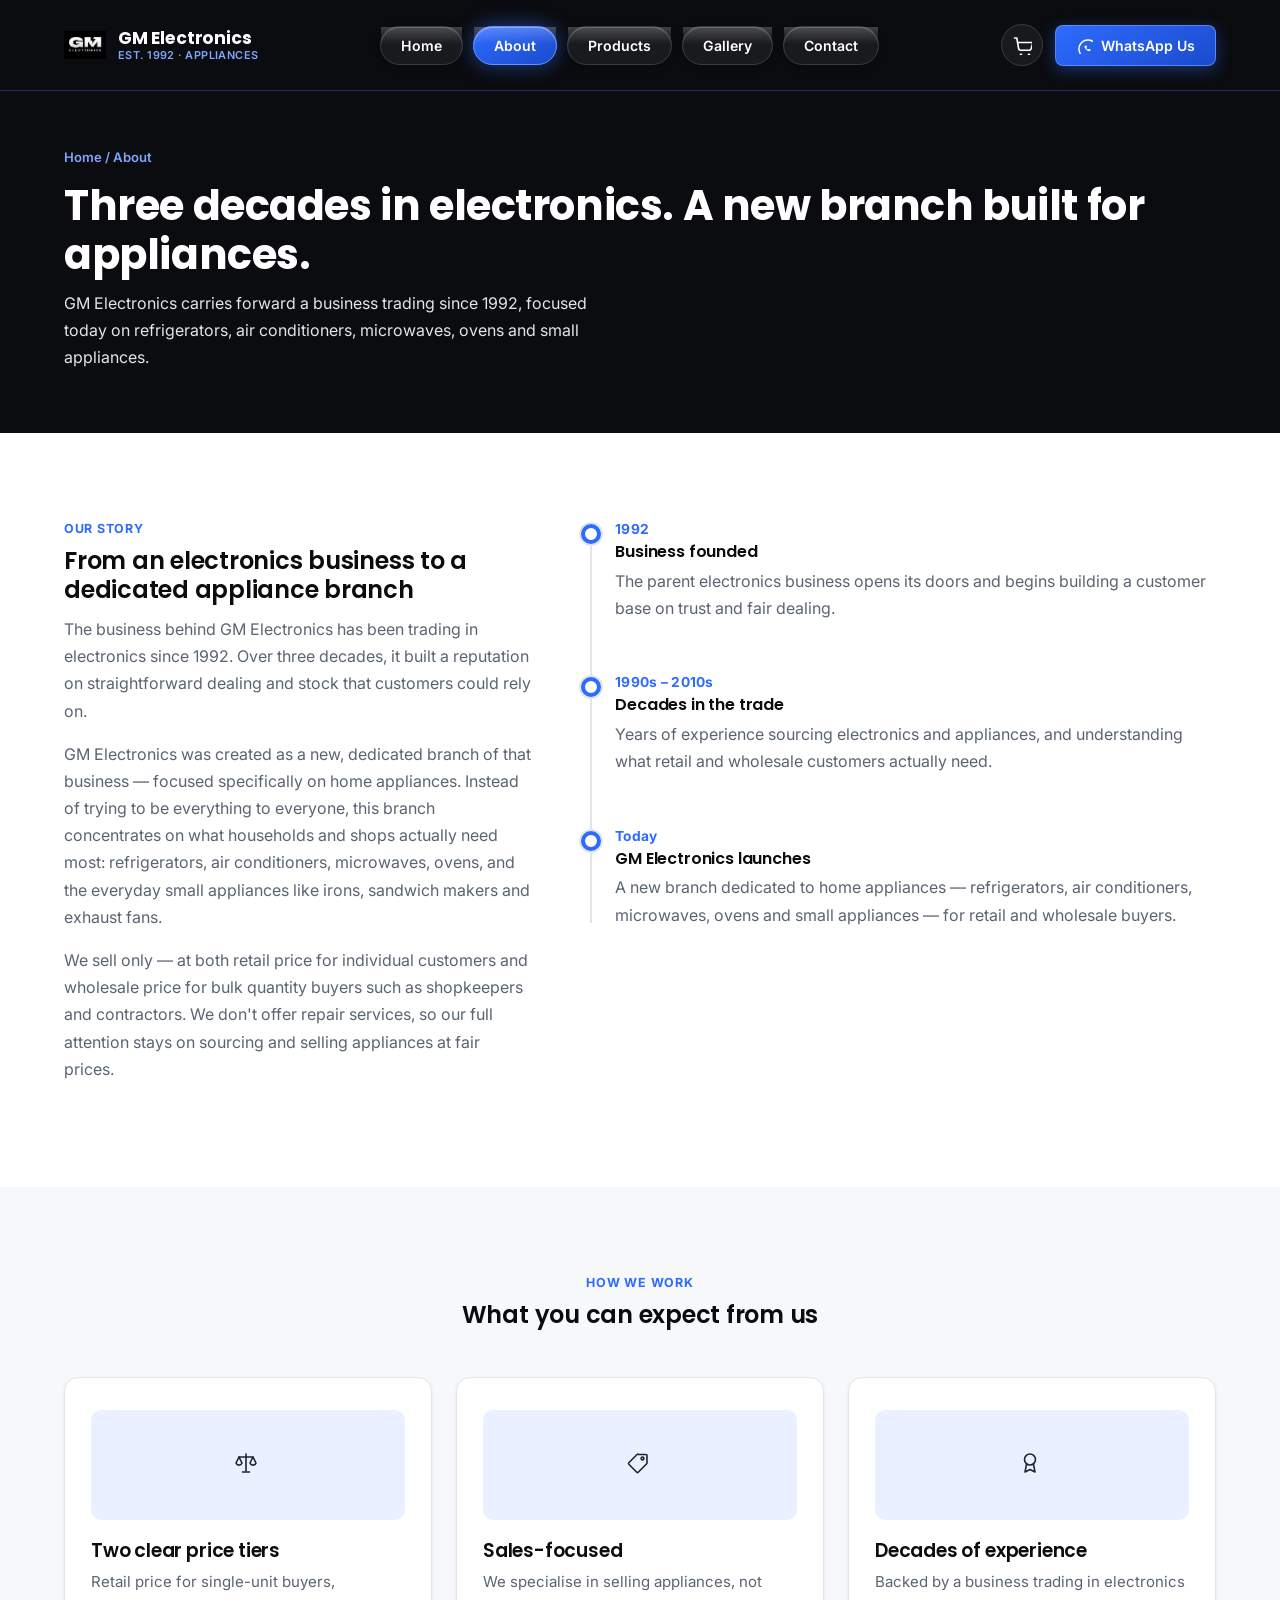
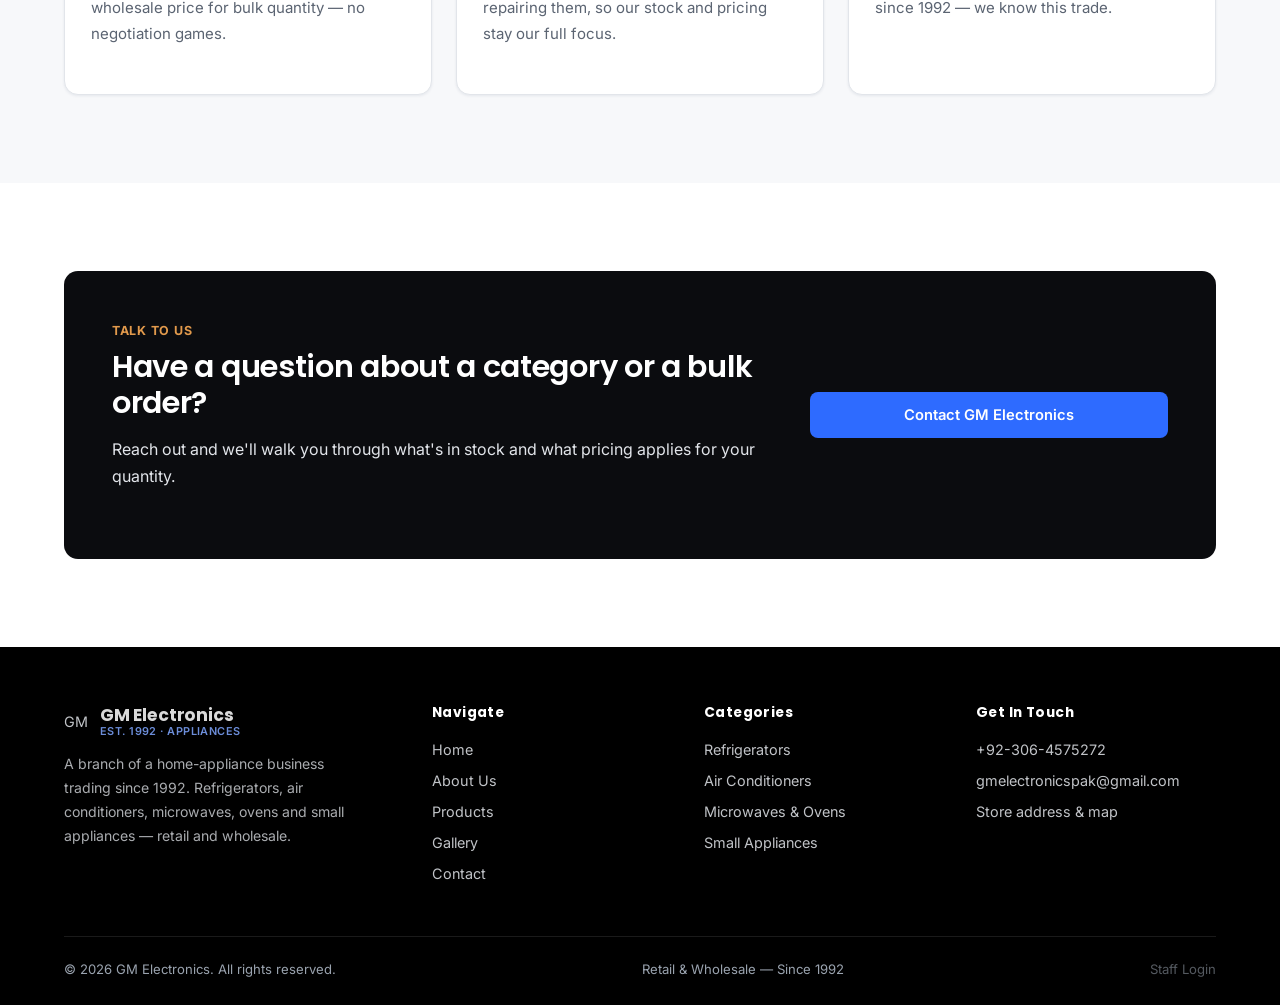
<file: about.html>
<!DOCTYPE html>
<html lang="en">
<head>
<meta charset="UTF-8">
<meta name="viewport" content="width=device-width, initial-scale=1.0">

<title>About GM Electronics | Trusted Home Appliance Store Since 1992</title>

<meta name="description" content="Learn about GM Electronics, a trusted home appliance store serving Lahore since 1992. We provide quality products from Haier, Dawlance, TCL, Gree, Orient, Super Asia and many other leading brands.">

<meta name="keywords" content="About GM Electronics, Electronics Store Lahore, Home Appliances, Haier Dealer, Dawlance, Gree, TCL, Orient, Super Asia">

<meta name="author" content="GM Electronics">

<meta name="robots" content="index, follow">

<link rel="canonical" href="https://gmelectronics.com.pk/about.html">

<link rel="icon" type="image/png" href="images/logo.png">
<link rel="shortcut icon" type="image/png" href="images/logo.png">

<!-- Open Graph -->
<meta property="og:type" content="website">
<meta property="og:title" content="About GM Electronics">
<meta property="og:description" content="Serving Lahore with quality home appliances since 1992.">
<meta property="og:url" content="https://gmelectronics.com.pk/about.html">
<meta property="og:image" content="https://gmelectronics.com.pk/images/logo.png">

<!-- Twitter -->
<meta name="twitter:card" content="summary_large_image">
<meta name="twitter:title" content="About GM Electronics">
<meta name="twitter:description" content="Serving Lahore with quality home appliances since 1992.">
<meta name="twitter:image" content="https://gmelectronics.com.pk/images/logo.png">

<link rel="preconnect" href="https://fonts.googleapis.com">
<link rel="preconnect" href="https://fonts.gstatic.com" crossorigin>

<link href="https://fonts.googleapis.com/css2?family=Inter:wght@400;500;600;700&family=Poppins:wght@600;700&display=swap" rel="stylesheet">

<link rel="stylesheet" href="css/style.css">
</head>
<body>
<svg style="display:none" aria-hidden="true">
  <defs>
    <g id="icon-fridge" stroke="currentColor" fill="none" stroke-width="1.6" stroke-linecap="round" stroke-linejoin="round">
      <rect x="5" y="2" width="14" height="20" rx="1.5"/>
      <line x1="5" y1="9" x2="19" y2="9"/>
      <line x1="8" y1="4.5" x2="8" y2="7"/>
      <line x1="8" y1="11.5" x2="8" y2="15"/>
    </g>
    <g id="icon-ac" stroke="currentColor" fill="none" stroke-width="1.6" stroke-linecap="round" stroke-linejoin="round">
      <rect x="2" y="6" width="20" height="8" rx="1.5"/>
      <line x1="5" y1="9" x2="15" y2="9"/>
      <line x1="5" y1="11.5" x2="15" y2="11.5"/>
      <path d="M18 9c1 0 1.6.6 1.6 1.4S19 11.8 18 11.8"/>
      <path d="M7 14l-1.5 6"/>
      <path d="M13 14l1 6"/>
    </g>
    <g id="icon-microwave" stroke="currentColor" fill="none" stroke-width="1.6" stroke-linecap="round" stroke-linejoin="round">
      <rect x="2" y="5" width="20" height="14" rx="1.5"/>
      <rect x="4.5" y="7.5" width="11" height="9" rx="1"/>
      <circle cx="19" cy="10" r="1"/>
      <line x1="17.3" y1="13.5" x2="20.7" y2="13.5"/>
      <line x1="17.3" y1="15.5" x2="20.7" y2="15.5"/>
    </g>
    <g id="icon-oven" stroke="currentColor" fill="none" stroke-width="1.6" stroke-linecap="round" stroke-linejoin="round">
      <rect x="3" y="3" width="18" height="18" rx="1.5"/>
      <line x1="3" y1="8" x2="21" y2="8"/>
      <rect x="6" y="11" width="12" height="7" rx="1"/>
      <circle cx="6.5" cy="5.5" r=".8" fill="currentColor" stroke="none"/>
      <circle cx="9.3" cy="5.5" r=".8" fill="currentColor" stroke="none"/>
    </g>
    <g id="icon-iron" stroke="currentColor" fill="none" stroke-width="1.6" stroke-linecap="round" stroke-linejoin="round">
      <path d="M4 18c0-4.5 2.7-9 8.5-9H17a3 3 0 0 1 3 3v1.5c0 2.5-2 4.5-4.5 4.5H6a2 2 0 0 1-2-2z"/>
      <line x1="8" y1="6.5" x2="8" y2="9.4"/>
      <line x1="4.5" y1="18" x2="19.5" y2="18"/>
    </g>
    <g id="icon-sandwich" stroke="currentColor" fill="none" stroke-width="1.6" stroke-linecap="round" stroke-linejoin="round">
      <rect x="3" y="10" width="18" height="7" rx="1.5"/>
      <path d="M5 10c0-2.5 1.5-4.5 3-4.5h8c1.5 0 3 2 3 4.5"/>
      <line x1="3" y1="17" x2="21" y2="17"/>
      <line x1="7" y1="19.5" x2="17" y2="19.5"/>
    </g>
    <g id="icon-fan" stroke="currentColor" fill="none" stroke-width="1.6" stroke-linecap="round" stroke-linejoin="round">
      <circle cx="12" cy="12" r="1.6"/>
      <path d="M12 10.4c-1-2-.6-5 1.8-6C16 3.5 18 5 17.6 7.3c-.3 1.7-2.6 2.6-4 2.9"/>
      <path d="M13.6 12c2 1 4 3.5 3 6-0.8 2.1-3.2 2.6-4.7.6-1-1.4-.6-3.9.1-5.2"/>
      <path d="M10.4 12c-2-1-4.6-.8-5.7 1.4-1 2 .1 4.3 2.5 4.3 1.8 0 3.2-2 3.6-3.4"/>
      <rect x="10.7" y="19.5" width="2.6" height="2.5" rx=".5"/>
    </g>
    <g id="icon-blender" stroke="currentColor" fill="none" stroke-width="1.6" stroke-linecap="round" stroke-linejoin="round">
      <path d="M8 3h8l-1.3 9.5H9.3z"/>
      <path d="M7 12.5h10l-.9 6.7a2 2 0 0 1-2 1.8H9.9a2 2 0 0 1-2-1.8z"/>
      <line x1="6" y1="7" x2="9" y2="7"/>
    </g>
    <g id="icon-kettle" stroke="currentColor" fill="none" stroke-width="1.6" stroke-linecap="round" stroke-linejoin="round">
      <path d="M5 11c0-3.5 3-6 7-6s7 2.5 7 6-3 7-7 7-7-3.5-7-7z"/>
      <path d="M17 9.5l3-1.3"/>
      <line x1="10.5" y1="18" x2="10.5" y2="20.5"/>
      <line x1="13.5" y1="18" x2="13.5" y2="20.5"/>
      <circle cx="12" cy="5" r=".9" fill="currentColor" stroke="none"/>
    </g>
    <g id="icon-check" stroke="currentColor" fill="none" stroke-width="1.8" stroke-linecap="round" stroke-linejoin="round">
      <polyline points="4,12.5 9,17.5 20,6"/>
    </g>
    <g id="icon-phone" stroke="currentColor" fill="none" stroke-width="1.6" stroke-linecap="round" stroke-linejoin="round">
      <path d="M6 3h3l1.5 4.5-2 1.7a13 13 0 0 0 6.3 6.3l1.7-2L21 15v3a2 2 0 0 1-2.2 2C10.5 19.5 4.5 13.5 4 5.2A2 2 0 0 1 6 3z"/>
    </g>
    <g id="icon-whatsapp" stroke="currentColor" fill="none" stroke-width="1.5" stroke-linecap="round" stroke-linejoin="round">
      <path d="M12 3a9 9 0 0 0-7.8 13.5L3 21l4.7-1.2A9 9 0 1 0 12 3z"/>
      <path d="M8.5 8.5c-.3 1 .1 2.3 1.4 3.8s2.6 2.1 3.7 1.8c.6-.2 1.1-.9 1.2-1.4l-1.8-1-0.7.9c-.7-.2-1.6-1-2-1.7l.8-.8-1-1.8c-.5.1-1.2.6-1.6 1.2z" fill="currentColor" stroke="none"/>
    </g>
    <g id="icon-mail" stroke="currentColor" fill="none" stroke-width="1.6" stroke-linecap="round" stroke-linejoin="round">
      <rect x="3" y="5.5" width="18" height="13" rx="1.5"/>
      <path d="M4 7l8 6 8-6"/>
    </g>
    <g id="icon-pin" stroke="currentColor" fill="none" stroke-width="1.6" stroke-linecap="round" stroke-linejoin="round">
      <path d="M12 21s-7-6.5-7-11.5A7 7 0 0 1 19 9.5C19 14.5 12 21 12 21z"/>
      <circle cx="12" cy="9.3" r="2.3"/>
    </g>
    <g id="icon-clock" stroke="currentColor" fill="none" stroke-width="1.6" stroke-linecap="round" stroke-linejoin="round">
      <circle cx="12" cy="12" r="9"/>
      <polyline points="12,7 12,12 16,14.5"/>
    </g>
    <g id="icon-truck" stroke="currentColor" fill="none" stroke-width="1.6" stroke-linecap="round" stroke-linejoin="round">
      <rect x="1.5" y="7" width="12" height="9" rx="1"/>
      <path d="M13.5 10h4l3 3v3h-7z"/>
      <circle cx="6" cy="18" r="1.7"/>
      <circle cx="17" cy="18" r="1.7"/>
    </g>
    <g id="icon-tag" stroke="currentColor" fill="none" stroke-width="1.6" stroke-linecap="round" stroke-linejoin="round">
      <path d="M12.5 3.5H20a1 1 0 0 1 1 1v7.5a1 1 0 0 1-.3.7l-8.5 8.5a1 1 0 0 1-1.4 0l-8-8a1 1 0 0 1 0-1.4l8.5-8.5a1 1 0 0 1 .7-.3z"/>
      <circle cx="16.5" cy="7.5" r="1.4"/>
    </g>
    <g id="icon-shield" stroke="currentColor" fill="none" stroke-width="1.6" stroke-linecap="round" stroke-linejoin="round">
      <path d="M12 3l7 3v6c0 4.5-3 7.7-7 9-4-1.3-7-4.5-7-9V6z"/>
      <polyline points="9,12 11,14 15,9.5"/>
    </g>
    <g id="icon-menu" stroke="currentColor" fill="none" stroke-width="1.8" stroke-linecap="round">
      <line x1="3.5" y1="6.5" x2="20.5" y2="6.5"/>
      <line x1="3.5" y1="12" x2="20.5" y2="12"/>
      <line x1="3.5" y1="17.5" x2="20.5" y2="17.5"/>
    </g>
    <g id="icon-close" stroke="currentColor" fill="none" stroke-width="1.8" stroke-linecap="round">
      <line x1="5" y1="5" x2="19" y2="19"/>
      <line x1="19" y1="5" x2="5" y2="19"/>
    </g>
    <g id="icon-arrow" stroke="currentColor" fill="none" stroke-width="1.8" stroke-linecap="round" stroke-linejoin="round">
      <line x1="4" y1="12" x2="19" y2="12"/>
      <polyline points="13,6 19,12 13,18"/>
    </g>
    <g id="icon-scale" stroke="currentColor" fill="none" stroke-width="1.6" stroke-linecap="round" stroke-linejoin="round">
      <line x1="12" y1="3" x2="12" y2="20"/>
      <line x1="5" y1="6" x2="19" y2="6"/>
      <path d="M5 6l-3 6a3.2 3.2 0 0 0 6 0z"/>
      <path d="M19 6l-3 6a3.2 3.2 0 0 0 6 0z"/>
      <line x1="8.5" y1="21" x2="15.5" y2="21"/>
    </g>
    <g id="icon-award" stroke="currentColor" fill="none" stroke-width="1.6" stroke-linecap="round" stroke-linejoin="round">
      <circle cx="12" cy="8.5" r="5.5"/>
      <path d="M8.5 13.2L7 21l5-2.5 5 2.5-1.5-7.8"/>
    </g>
    <g id="icon-users" stroke="currentColor" fill="none" stroke-width="1.6" stroke-linecap="round" stroke-linejoin="round">
      <circle cx="9" cy="8" r="3"/>
      <path d="M3.5 19c0-3.3 2.5-5.5 5.5-5.5s5.5 2.2 5.5 5.5"/>
      <circle cx="17" cy="8.5" r="2.3"/>
      <path d="M15.5 13.3c2.5.3 4.2 2.3 4.2 5.2"/>
    </g>
    <g id="icon-cart" stroke="currentColor" fill="none" stroke-width="1.6" stroke-linecap="round" stroke-linejoin="round">
      <circle cx="9" cy="20" r="1.4" fill="currentColor" stroke="none"/>
      <circle cx="17" cy="20" r="1.4" fill="currentColor" stroke="none"/>
      <path d="M2.5 3h2.3l1.8 10.5a2 2 0 0 0 2 1.7h8.6a2 2 0 0 0 2-1.6L21 7.5H6.2"/>
    </g>
    <g id="icon-plus" stroke="currentColor" fill="none" stroke-width="1.8" stroke-linecap="round" stroke-linejoin="round">
      <line x1="12" y1="5" x2="12" y2="19"/><line x1="5" y1="12" x2="19" y2="12"/>
    </g>
    <g id="icon-edit" stroke="currentColor" fill="none" stroke-width="1.6" stroke-linecap="round" stroke-linejoin="round">
      <path d="M4 20l.9-4L16.5 4.4a1.8 1.8 0 0 1 2.6 0l.5.5a1.8 1.8 0 0 1 0 2.6L8 19l-4 1z"/>
      <line x1="14.5" y1="6.5" x2="17.5" y2="9.5"/>
    </g>
    <g id="icon-trash" stroke="currentColor" fill="none" stroke-width="1.6" stroke-linecap="round" stroke-linejoin="round">
      <path d="M4 7h16"/><path d="M9 7V5a1 1 0 0 1 1-1h4a1 1 0 0 1 1 1v2"/>
      <path d="M6 7l1 13a1.5 1.5 0 0 0 1.5 1.4h7a1.5 1.5 0 0 0 1.5-1.4L18 7"/>
      <line x1="10" y1="11" x2="10" y2="17"/><line x1="14" y1="11" x2="14" y2="17"/>
    </g>
    <g id="icon-lock" stroke="currentColor" fill="none" stroke-width="1.6" stroke-linecap="round" stroke-linejoin="round">
      <rect x="5" y="10.5" width="14" height="9.5" rx="1.5"/>
      <path d="M7.5 10.5V7.5a4.5 4.5 0 0 1 9 0v3"/>
    </g>
    <g id="icon-upload" stroke="currentColor" fill="none" stroke-width="1.6" stroke-linecap="round" stroke-linejoin="round">
      <path d="M12 15V3"/><polyline points="7,8 12,3 17,8"/>
      <path d="M4 15v3a2 2 0 0 0 2 2h12a2 2 0 0 0 2-2v-3"/>
    </g>
    <g id="icon-logout" stroke="currentColor" fill="none" stroke-width="1.6" stroke-linecap="round" stroke-linejoin="round">
      <path d="M9 21H5a2 2 0 0 1-2-2V5a2 2 0 0 1 2-2h4"/>
      <polyline points="15,17 20,12 15,7"/><line x1="20" y1="12" x2="9" y2="12"/>
    </g>
    <g id="icon-image" stroke="currentColor" fill="none" stroke-width="1.6" stroke-linecap="round" stroke-linejoin="round">
      <rect x="3" y="4.5" width="18" height="15" rx="1.5"/><circle cx="8.5" cy="10" r="1.6"/>
      <path d="M3 16l5-5 4 4 3-3 6 6"/>
    </g>
  </defs>
</svg>

<header class="site-header">
  <div class="container">
    <a href="index.html" class="brand">
      <img src="images/logo.png" alt="GM Electronics" class="brand-logo">
      <span class="brand-text">
        <strong>GM Electronics</strong>
        <span>Est. 1992 · Appliances</span>
      </span>
    </a>
      <button class="nav-toggle" aria-label="Toggle menu" aria-expanded="false">
        <svg><use href="#icon-menu"></use></svg>
      </button>

      <nav class="main-nav" aria-label="Primary">
        <ul>
          <li><a href="index.html" >Home</a></li>
          <li><a href="about.html" aria-current="page">About</a></li>
          <li><a href="products.html" >Products</a></li>
          <li><a href="gallery.html" >Gallery</a></li>
          <li><a href="contact.html" >Contact</a></li>
        </ul>
      </nav>

      <div class="header-actions">
        <a href="checkout.html" class="cart-link" aria-label="View cart">
          <svg><use href="#icon-cart"></use></svg>
          <span class="cart-count" id="cart-count">0</span>
        </a>
        <a class="btn btn-primary" href="https://wa.me/923064575272" target="_blank" rel="noopener">
          <svg><use href="#icon-whatsapp"></use></svg>
          <span class="btn-label">WhatsApp Us</span>
        </a>
      </div>
    </div>
  </header>

  <section class="page-hero">
    <div class="container">
      <div class="breadcrumb">Home / About</div>
      <h1>Three decades in electronics. A new branch built for appliances.</h1>
      <p>GM Electronics carries forward a business trading since 1992, focused today on refrigerators, air conditioners, microwaves, ovens and small appliances.</p>
    </div>
  </section>

  <section class="section">
    <div class="container">
      <div class="contact-grid">
        <div>
          <div class="eyebrow">Our Story</div>
          <h2>From an electronics business to a dedicated appliance branch</h2>
          <p>The business behind GM Electronics has been trading in electronics since 1992. Over three decades, it built a reputation on straightforward dealing and stock that customers could rely on.</p>
          <p>GM Electronics was created as a new, dedicated branch of that business — focused specifically on home appliances. Instead of trying to be everything to everyone, this branch concentrates on what households and shops actually need most: refrigerators, air conditioners, microwaves, ovens, and the everyday small appliances like irons, sandwich makers and exhaust fans.</p>
          <p>We sell only — at both retail price for individual customers and wholesale price for bulk quantity buyers such as shopkeepers and contractors. We don't offer repair services, so our full attention stays on sourcing and selling appliances at fair prices.</p>
        </div>
        <div>
          <div class="timeline">
            <div class="timeline-item">
              <div class="yr">1992</div>
              <h4>Business founded</h4>
              <p>The parent electronics business opens its doors and begins building a customer base on trust and fair dealing.</p>
            </div>
            <div class="timeline-item">
              <div class="yr">1990s – 2010s</div>
              <h4>Decades in the trade</h4>
              <p>Years of experience sourcing electronics and appliances, and understanding what retail and wholesale customers actually need.</p>
            </div>
            <div class="timeline-item">
              <div class="yr">Today</div>
              <h4>GM Electronics launches</h4>
              <p>A new branch dedicated to home appliances — refrigerators, air conditioners, microwaves, ovens and small appliances — for retail and wholesale buyers.</p>
            </div>
          </div>
        </div>
      </div>
    </div>
  </section>

  <section class="section section-steel">
    <div class="container">
      <div class="section-head center">
        <div class="eyebrow" style="justify-content:center;">How We Work</div>
        <h2>What you can expect from us</h2>
      </div>
      <div class="grid grid-3">
        <div class="cat-card">
          <div class="cat-icon"><svg><use href="#icon-scale"></use></svg></div>
          <h3>Two clear price tiers</h3>
          <p>Retail price for single-unit buyers, wholesale price for bulk quantity — no negotiation games.</p>
        </div>
        <div class="cat-card">
          <div class="cat-icon"><svg><use href="#icon-tag"></use></svg></div>
          <h3>Sales-focused</h3>
          <p>We specialise in selling appliances, not repairing them, so our stock and pricing stay our full focus.</p>
        </div>
        <div class="cat-card">
          <div class="cat-icon"><svg><use href="#icon-award"></use></svg></div>
          <h3>Decades of experience</h3>
          <p>Backed by a business trading in electronics since 1992 — we know this trade.</p>
        </div>
      </div>
    </div>
  </section>

  <section class="section">
    <div class="container">
      <div class="wholesale-banner">
        <div>
          <div class="eyebrow" style="color:#E29A4C;">Talk To Us</div>
          <h2>Have a question about a category or a bulk order?</h2>
          <p>Reach out and we'll walk you through what's in stock and what pricing applies for your quantity.</p>
        </div>
        <div>
          <a href="contact.html" class="btn btn-primary btn-block">Contact GM Electronics</a>
        </div>
      </div>
    </div>
  </section>

  <footer class="site-footer">
    <div class="container">
      <div class="footer-grid">
        <div class="footer-about">
          <a href="index.html" class="brand" style="margin-bottom:14px;">
            <span class="brand-mark">GM</span>
            <span class="brand-text">
              <strong style="color:#fff;">GM Electronics</strong>
              <span>Est. 1992 · Appliances</span>
            </span>
          </a>
          <p>A branch of a home-appliance business trading since 1992. Refrigerators, air conditioners, microwaves, ovens and small appliances — retail and wholesale.</p>
        </div>
        <div>
          <h4>Navigate</h4>
          <ul>
            <li><a href="index.html">Home</a></li>
            <li><a href="about.html">About Us</a></li>
            <li><a href="products.html">Products</a></li>
            <li><a href="gallery.html">Gallery</a></li>
            <li><a href="contact.html">Contact</a></li>
          </ul>
        </div>
        <div>
          <h4>Categories</h4>
          <ul>
            <li><a href="products.html#refrigerators">Refrigerators</a></li>
            <li><a href="products.html#air-conditioners">Air Conditioners</a></li>
            <li><a href="products.html#microwaves-ovens">Microwaves &amp; Ovens</a></li>
            <li><a href="products.html#small-appliances">Small Appliances</a></li>
          </ul>
        </div>
        <div>
          <h4>Get In Touch</h4>
          <ul>
            <li><a href="tel:+923064575272">+92-306-4575272</a></li>
            <li><a href="mailto:gmelectronicspak@gmail.com">gmelectronicspak@gmail.com</a></li>
            <li><a href="contact.html">Store address &amp; map</a></li>
          </ul>
        </div>
      </div>
      <div class="footer-bottom">
        <span>&copy; <span id="year">2026</span> GM Electronics. All rights reserved.</span>
        <span>Retail &amp; Wholesale — Since 1992</span>
        <span><a href="admin.html" class="staff-link">Staff Login</a></span>
      </div>
    </div>
  </footer>

  <script src="js/cart.js"></script>
  <script src="js/script.js"></script>

</body>
</html>
</file>
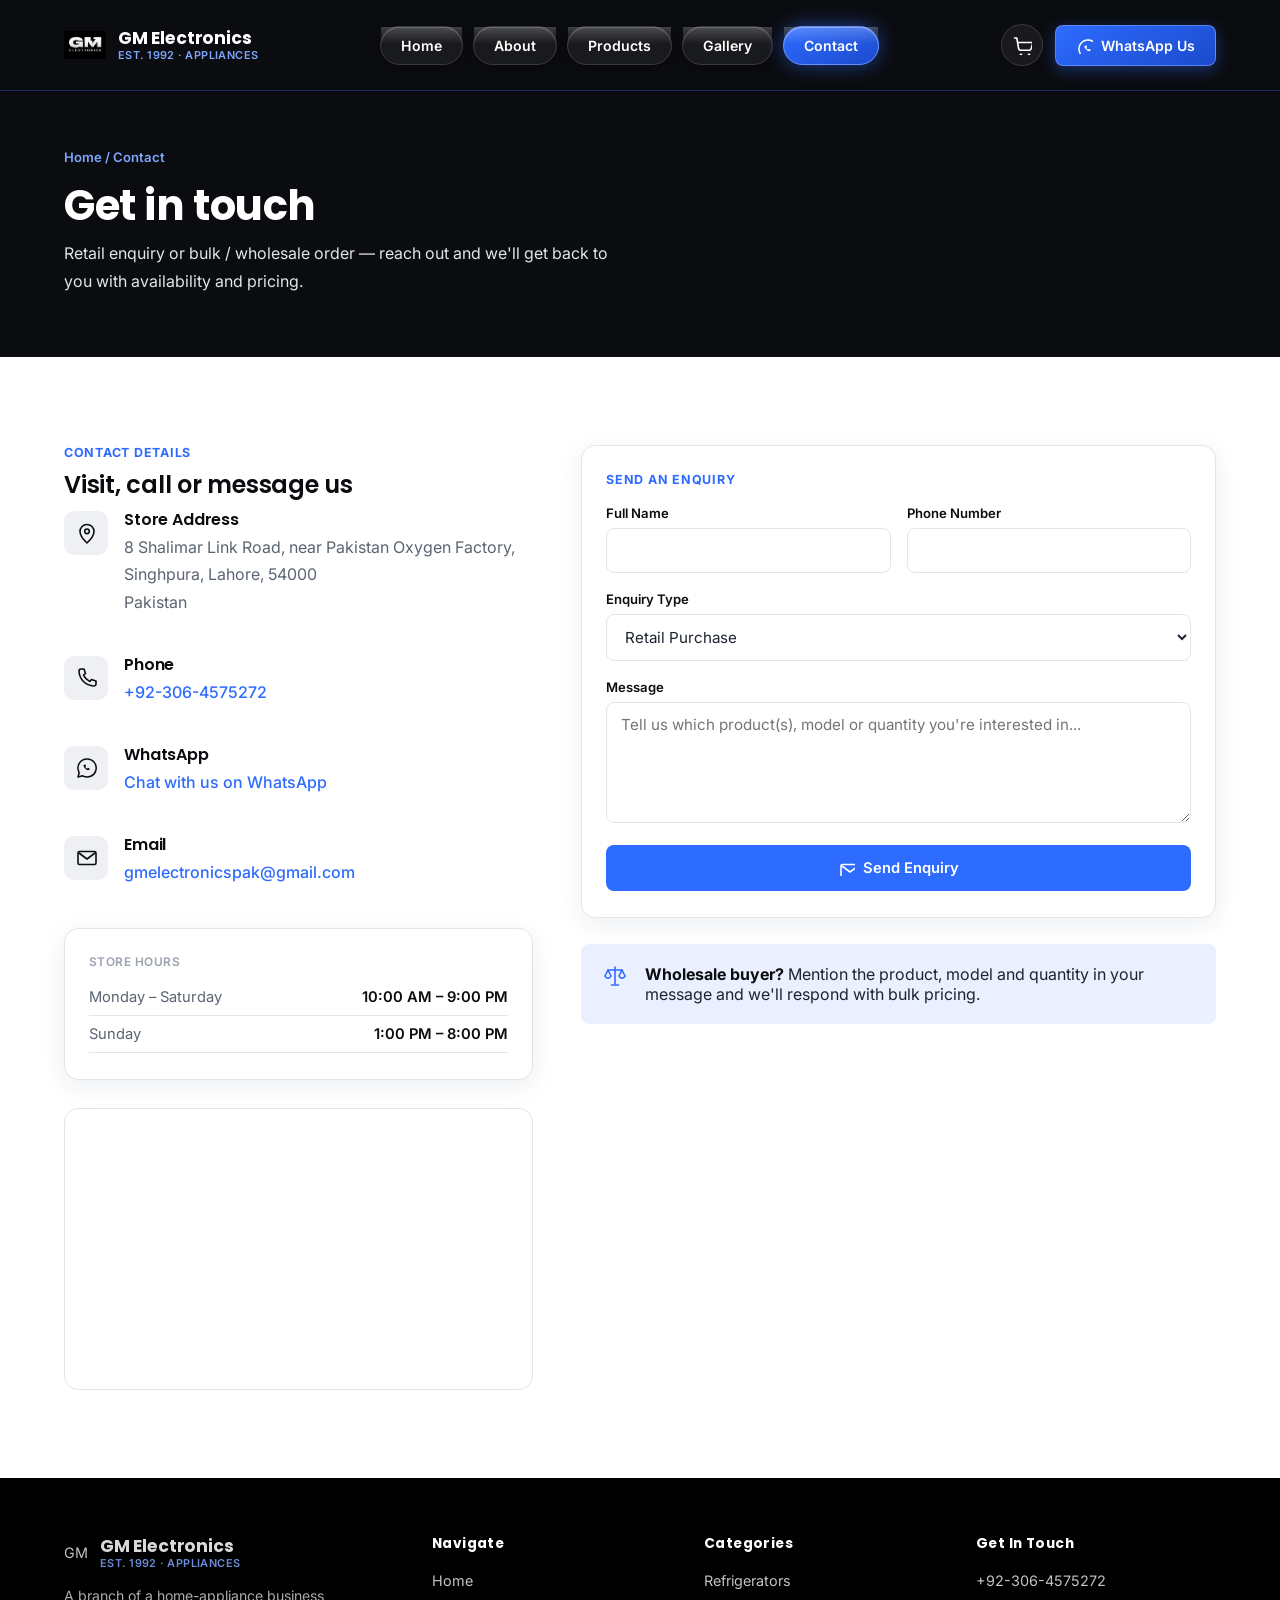
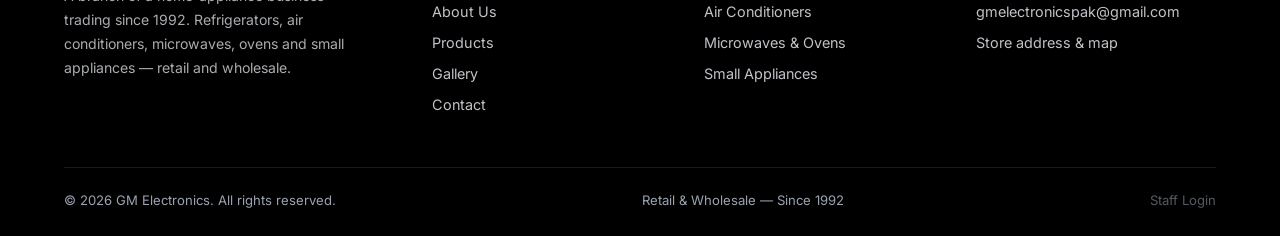
<file: contact.html>
<!DOCTYPE html>
<html lang="en">
<head>
<meta charset="UTF-8">
<meta name="viewport" content="width=device-width, initial-scale=1.0">

<title>Contact GM Electronics | Home Appliance Store in Lahore</title>

<meta name="description" content="Contact GM Electronics in Lahore for home appliances, wholesale orders, product enquiries and after-sales support. Call us, WhatsApp us or visit our showroom.">

<meta name="keywords" content="Contact GM Electronics, Electronics Store Lahore, Home Appliances Lahore, GM Electronics Contact, Appliance Shop Lahore">

<meta name="author" content="GM Electronics">

<meta name="robots" content="index, follow">

<link rel="canonical" href="https://gmelectronics.com.pk/contact.html">

<link rel="icon" type="image/png" href="images/logo.png">
<link rel="shortcut icon" type="image/png" href="images/logo.png">

<!-- Open Graph -->
<meta property="og:type" content="website">
<meta property="og:title" content="Contact GM Electronics">
<meta property="og:description" content="Visit our showroom, call us or send us a WhatsApp message for product enquiries and wholesale orders.">
<meta property="og:url" content="https://gmelectronics.com.pk/contact.html">
<meta property="og:image" content="https://gmelectronics.com.pk/images/logo.png">

<!-- Twitter -->
<meta name="twitter:card" content="summary_large_image">
<meta name="twitter:title" content="Contact GM Electronics">
<meta name="twitter:description" content="Contact GM Electronics for home appliances and wholesale enquiries.">
<meta name="twitter:image" content="https://gmelectronics.com.pk/images/logo.png">

<link rel="preconnect" href="https://fonts.googleapis.com">
<link rel="preconnect" href="https://fonts.gstatic.com" crossorigin>

<link href="https://fonts.googleapis.com/css2?family=Inter:wght@400;500;600;700&family=Poppins:wght@600;700&display=swap" rel="stylesheet">

<link rel="stylesheet" href="css/style.css">
</head>
<body>
<svg style="display:none" aria-hidden="true">
  <defs>
    <g id="icon-fridge" stroke="currentColor" fill="none" stroke-width="1.6" stroke-linecap="round" stroke-linejoin="round">
      <rect x="5" y="2" width="14" height="20" rx="1.5"/>
      <line x1="5" y1="9" x2="19" y2="9"/>
      <line x1="8" y1="4.5" x2="8" y2="7"/>
      <line x1="8" y1="11.5" x2="8" y2="15"/>
    </g>
    <g id="icon-ac" stroke="currentColor" fill="none" stroke-width="1.6" stroke-linecap="round" stroke-linejoin="round">
      <rect x="2" y="6" width="20" height="8" rx="1.5"/>
      <line x1="5" y1="9" x2="15" y2="9"/>
      <line x1="5" y1="11.5" x2="15" y2="11.5"/>
      <path d="M18 9c1 0 1.6.6 1.6 1.4S19 11.8 18 11.8"/>
      <path d="M7 14l-1.5 6"/>
      <path d="M13 14l1 6"/>
    </g>
    <g id="icon-microwave" stroke="currentColor" fill="none" stroke-width="1.6" stroke-linecap="round" stroke-linejoin="round">
      <rect x="2" y="5" width="20" height="14" rx="1.5"/>
      <rect x="4.5" y="7.5" width="11" height="9" rx="1"/>
      <circle cx="19" cy="10" r="1"/>
      <line x1="17.3" y1="13.5" x2="20.7" y2="13.5"/>
      <line x1="17.3" y1="15.5" x2="20.7" y2="15.5"/>
    </g>
    <g id="icon-oven" stroke="currentColor" fill="none" stroke-width="1.6" stroke-linecap="round" stroke-linejoin="round">
      <rect x="3" y="3" width="18" height="18" rx="1.5"/>
      <line x1="3" y1="8" x2="21" y2="8"/>
      <rect x="6" y="11" width="12" height="7" rx="1"/>
      <circle cx="6.5" cy="5.5" r=".8" fill="currentColor" stroke="none"/>
      <circle cx="9.3" cy="5.5" r=".8" fill="currentColor" stroke="none"/>
    </g>
    <g id="icon-iron" stroke="currentColor" fill="none" stroke-width="1.6" stroke-linecap="round" stroke-linejoin="round">
      <path d="M4 18c0-4.5 2.7-9 8.5-9H17a3 3 0 0 1 3 3v1.5c0 2.5-2 4.5-4.5 4.5H6a2 2 0 0 1-2-2z"/>
      <line x1="8" y1="6.5" x2="8" y2="9.4"/>
      <line x1="4.5" y1="18" x2="19.5" y2="18"/>
    </g>
    <g id="icon-sandwich" stroke="currentColor" fill="none" stroke-width="1.6" stroke-linecap="round" stroke-linejoin="round">
      <rect x="3" y="10" width="18" height="7" rx="1.5"/>
      <path d="M5 10c0-2.5 1.5-4.5 3-4.5h8c1.5 0 3 2 3 4.5"/>
      <line x1="3" y1="17" x2="21" y2="17"/>
      <line x1="7" y1="19.5" x2="17" y2="19.5"/>
    </g>
    <g id="icon-fan" stroke="currentColor" fill="none" stroke-width="1.6" stroke-linecap="round" stroke-linejoin="round">
      <circle cx="12" cy="12" r="1.6"/>
      <path d="M12 10.4c-1-2-.6-5 1.8-6C16 3.5 18 5 17.6 7.3c-.3 1.7-2.6 2.6-4 2.9"/>
      <path d="M13.6 12c2 1 4 3.5 3 6-0.8 2.1-3.2 2.6-4.7.6-1-1.4-.6-3.9.1-5.2"/>
      <path d="M10.4 12c-2-1-4.6-.8-5.7 1.4-1 2 .1 4.3 2.5 4.3 1.8 0 3.2-2 3.6-3.4"/>
      <rect x="10.7" y="19.5" width="2.6" height="2.5" rx=".5"/>
    </g>
    <g id="icon-blender" stroke="currentColor" fill="none" stroke-width="1.6" stroke-linecap="round" stroke-linejoin="round">
      <path d="M8 3h8l-1.3 9.5H9.3z"/>
      <path d="M7 12.5h10l-.9 6.7a2 2 0 0 1-2 1.8H9.9a2 2 0 0 1-2-1.8z"/>
      <line x1="6" y1="7" x2="9" y2="7"/>
    </g>
    <g id="icon-kettle" stroke="currentColor" fill="none" stroke-width="1.6" stroke-linecap="round" stroke-linejoin="round">
      <path d="M5 11c0-3.5 3-6 7-6s7 2.5 7 6-3 7-7 7-7-3.5-7-7z"/>
      <path d="M17 9.5l3-1.3"/>
      <line x1="10.5" y1="18" x2="10.5" y2="20.5"/>
      <line x1="13.5" y1="18" x2="13.5" y2="20.5"/>
      <circle cx="12" cy="5" r=".9" fill="currentColor" stroke="none"/>
    </g>
    <g id="icon-check" stroke="currentColor" fill="none" stroke-width="1.8" stroke-linecap="round" stroke-linejoin="round">
      <polyline points="4,12.5 9,17.5 20,6"/>
    </g>
    <g id="icon-phone" stroke="currentColor" fill="none" stroke-width="1.6" stroke-linecap="round" stroke-linejoin="round">
      <path d="M6 3h3l1.5 4.5-2 1.7a13 13 0 0 0 6.3 6.3l1.7-2L21 15v3a2 2 0 0 1-2.2 2C10.5 19.5 4.5 13.5 4 5.2A2 2 0 0 1 6 3z"/>
    </g>
    <g id="icon-whatsapp" stroke="currentColor" fill="none" stroke-width="1.5" stroke-linecap="round" stroke-linejoin="round">
      <path d="M12 3a9 9 0 0 0-7.8 13.5L3 21l4.7-1.2A9 9 0 1 0 12 3z"/>
      <path d="M8.5 8.5c-.3 1 .1 2.3 1.4 3.8s2.6 2.1 3.7 1.8c.6-.2 1.1-.9 1.2-1.4l-1.8-1-0.7.9c-.7-.2-1.6-1-2-1.7l.8-.8-1-1.8c-.5.1-1.2.6-1.6 1.2z" fill="currentColor" stroke="none"/>
    </g>
    <g id="icon-mail" stroke="currentColor" fill="none" stroke-width="1.6" stroke-linecap="round" stroke-linejoin="round">
      <rect x="3" y="5.5" width="18" height="13" rx="1.5"/>
      <path d="M4 7l8 6 8-6"/>
    </g>
    <g id="icon-pin" stroke="currentColor" fill="none" stroke-width="1.6" stroke-linecap="round" stroke-linejoin="round">
      <path d="M12 21s-7-6.5-7-11.5A7 7 0 0 1 19 9.5C19 14.5 12 21 12 21z"/>
      <circle cx="12" cy="9.3" r="2.3"/>
    </g>
    <g id="icon-clock" stroke="currentColor" fill="none" stroke-width="1.6" stroke-linecap="round" stroke-linejoin="round">
      <circle cx="12" cy="12" r="9"/>
      <polyline points="12,7 12,12 16,14.5"/>
    </g>
    <g id="icon-truck" stroke="currentColor" fill="none" stroke-width="1.6" stroke-linecap="round" stroke-linejoin="round">
      <rect x="1.5" y="7" width="12" height="9" rx="1"/>
      <path d="M13.5 10h4l3 3v3h-7z"/>
      <circle cx="6" cy="18" r="1.7"/>
      <circle cx="17" cy="18" r="1.7"/>
    </g>
    <g id="icon-tag" stroke="currentColor" fill="none" stroke-width="1.6" stroke-linecap="round" stroke-linejoin="round">
      <path d="M12.5 3.5H20a1 1 0 0 1 1 1v7.5a1 1 0 0 1-.3.7l-8.5 8.5a1 1 0 0 1-1.4 0l-8-8a1 1 0 0 1 0-1.4l8.5-8.5a1 1 0 0 1 .7-.3z"/>
      <circle cx="16.5" cy="7.5" r="1.4"/>
    </g>
    <g id="icon-shield" stroke="currentColor" fill="none" stroke-width="1.6" stroke-linecap="round" stroke-linejoin="round">
      <path d="M12 3l7 3v6c0 4.5-3 7.7-7 9-4-1.3-7-4.5-7-9V6z"/>
      <polyline points="9,12 11,14 15,9.5"/>
    </g>
    <g id="icon-menu" stroke="currentColor" fill="none" stroke-width="1.8" stroke-linecap="round">
      <line x1="3.5" y1="6.5" x2="20.5" y2="6.5"/>
      <line x1="3.5" y1="12" x2="20.5" y2="12"/>
      <line x1="3.5" y1="17.5" x2="20.5" y2="17.5"/>
    </g>
    <g id="icon-close" stroke="currentColor" fill="none" stroke-width="1.8" stroke-linecap="round">
      <line x1="5" y1="5" x2="19" y2="19"/>
      <line x1="19" y1="5" x2="5" y2="19"/>
    </g>
    <g id="icon-arrow" stroke="currentColor" fill="none" stroke-width="1.8" stroke-linecap="round" stroke-linejoin="round">
      <line x1="4" y1="12" x2="19" y2="12"/>
      <polyline points="13,6 19,12 13,18"/>
    </g>
    <g id="icon-scale" stroke="currentColor" fill="none" stroke-width="1.6" stroke-linecap="round" stroke-linejoin="round">
      <line x1="12" y1="3" x2="12" y2="20"/>
      <line x1="5" y1="6" x2="19" y2="6"/>
      <path d="M5 6l-3 6a3.2 3.2 0 0 0 6 0z"/>
      <path d="M19 6l-3 6a3.2 3.2 0 0 0 6 0z"/>
      <line x1="8.5" y1="21" x2="15.5" y2="21"/>
    </g>
    <g id="icon-award" stroke="currentColor" fill="none" stroke-width="1.6" stroke-linecap="round" stroke-linejoin="round">
      <circle cx="12" cy="8.5" r="5.5"/>
      <path d="M8.5 13.2L7 21l5-2.5 5 2.5-1.5-7.8"/>
    </g>
    <g id="icon-users" stroke="currentColor" fill="none" stroke-width="1.6" stroke-linecap="round" stroke-linejoin="round">
      <circle cx="9" cy="8" r="3"/>
      <path d="M3.5 19c0-3.3 2.5-5.5 5.5-5.5s5.5 2.2 5.5 5.5"/>
      <circle cx="17" cy="8.5" r="2.3"/>
      <path d="M15.5 13.3c2.5.3 4.2 2.3 4.2 5.2"/>
    </g>
    <g id="icon-cart" stroke="currentColor" fill="none" stroke-width="1.6" stroke-linecap="round" stroke-linejoin="round">
      <circle cx="9" cy="20" r="1.4" fill="currentColor" stroke="none"/>
      <circle cx="17" cy="20" r="1.4" fill="currentColor" stroke="none"/>
      <path d="M2.5 3h2.3l1.8 10.5a2 2 0 0 0 2 1.7h8.6a2 2 0 0 0 2-1.6L21 7.5H6.2"/>
    </g>
    <g id="icon-plus" stroke="currentColor" fill="none" stroke-width="1.8" stroke-linecap="round" stroke-linejoin="round">
      <line x1="12" y1="5" x2="12" y2="19"/><line x1="5" y1="12" x2="19" y2="12"/>
    </g>
    <g id="icon-edit" stroke="currentColor" fill="none" stroke-width="1.6" stroke-linecap="round" stroke-linejoin="round">
      <path d="M4 20l.9-4L16.5 4.4a1.8 1.8 0 0 1 2.6 0l.5.5a1.8 1.8 0 0 1 0 2.6L8 19l-4 1z"/>
      <line x1="14.5" y1="6.5" x2="17.5" y2="9.5"/>
    </g>
    <g id="icon-trash" stroke="currentColor" fill="none" stroke-width="1.6" stroke-linecap="round" stroke-linejoin="round">
      <path d="M4 7h16"/><path d="M9 7V5a1 1 0 0 1 1-1h4a1 1 0 0 1 1 1v2"/>
      <path d="M6 7l1 13a1.5 1.5 0 0 0 1.5 1.4h7a1.5 1.5 0 0 0 1.5-1.4L18 7"/>
      <line x1="10" y1="11" x2="10" y2="17"/><line x1="14" y1="11" x2="14" y2="17"/>
    </g>
    <g id="icon-lock" stroke="currentColor" fill="none" stroke-width="1.6" stroke-linecap="round" stroke-linejoin="round">
      <rect x="5" y="10.5" width="14" height="9.5" rx="1.5"/>
      <path d="M7.5 10.5V7.5a4.5 4.5 0 0 1 9 0v3"/>
    </g>
    <g id="icon-upload" stroke="currentColor" fill="none" stroke-width="1.6" stroke-linecap="round" stroke-linejoin="round">
      <path d="M12 15V3"/><polyline points="7,8 12,3 17,8"/>
      <path d="M4 15v3a2 2 0 0 0 2 2h12a2 2 0 0 0 2-2v-3"/>
    </g>
    <g id="icon-logout" stroke="currentColor" fill="none" stroke-width="1.6" stroke-linecap="round" stroke-linejoin="round">
      <path d="M9 21H5a2 2 0 0 1-2-2V5a2 2 0 0 1 2-2h4"/>
      <polyline points="15,17 20,12 15,7"/><line x1="20" y1="12" x2="9" y2="12"/>
    </g>
    <g id="icon-image" stroke="currentColor" fill="none" stroke-width="1.6" stroke-linecap="round" stroke-linejoin="round">
      <rect x="3" y="4.5" width="18" height="15" rx="1.5"/><circle cx="8.5" cy="10" r="1.6"/>
      <path d="M3 16l5-5 4 4 3-3 6 6"/>
    </g>
  </defs>
</svg>

<header class="site-header">
  <div class="container">
    <a href="index.html" class="brand">
      <img src="images/logo.png" alt="GM Electronics" class="brand-logo">
      <span class="brand-text">
        <strong>GM Electronics</strong>
        <span>Est. 1992 · Appliances</span>
      </span>
    </a>
  

      <button class="nav-toggle" aria-label="Toggle menu" aria-expanded="false">
        <svg><use href="#icon-menu"></use></svg>
      </button>

      <nav class="main-nav" aria-label="Primary">
        <ul>
          <li><a href="index.html" >Home</a></li>
          <li><a href="about.html" >About</a></li>
          <li><a href="products.html" >Products</a></li>
          <li><a href="gallery.html" >Gallery</a></li>
          <li><a href="contact.html" aria-current="page">Contact</a></li>
        </ul>
      </nav>

      <div class="header-actions">
        <a href="checkout.html" class="cart-link" aria-label="View cart">
          <svg><use href="#icon-cart"></use></svg>
          <span class="cart-count" id="cart-count">0</span>
        </a>
        <a class="btn btn-primary" href="https://wa.me/923064575272" target="_blank" rel="noopener">
          <svg><use href="#icon-whatsapp"></use></svg>
          <span class="btn-label">WhatsApp Us</span>
        </a>
      </div>
    </div>
  </header>

  <section class="page-hero">
    <div class="container">
      <div class="breadcrumb">Home / Contact</div>
      <h1>Get in touch</h1>
      <p>Retail enquiry or bulk / wholesale order — reach out and we'll get back to you with availability and pricing.</p>
    </div>
  </section>

  <section class="section" id="wholesale">
    <div class="container">
      <div class="contact-grid">

        <div>
          <div class="eyebrow">Contact Details</div>
          <h2>Visit, call or message us</h2>

          <!-- TODO: replace placeholder phone, WhatsApp, email and address with your real details -->
          <div class="contact-card">
            <div class="feature-icon"><svg><use href="#icon-pin"></use></svg></div>
            <div>
              <h4>Store Address</h4>
              <p>8 Shalimar Link Road, near Pakistan Oxygen Factory, Singhpura, Lahore, 54000<br> Pakistan <span style="font-family:var(--font-mono);font-size:.7rem;color:var(--steel-600);"></span></p>
            </div>
          </div>
          <div class="contact-card">
            <div class="feature-icon"><svg><use href="#icon-phone"></use></svg></div>
            <div>
              <h4>Phone</h4>
              <p><a href="tel:+923064575272">+92-306-4575272</a></p>
            </div>
          </div>
          <div class="contact-card">
            <div class="feature-icon"><svg><use href="#icon-whatsapp"></use></svg></div>
            <div>
              <h4>WhatsApp</h4>
              <p><a href="https://wa.me/923064575272" target="_blank" rel="noopener">Chat with us on WhatsApp</a></p>
            </div>
          </div>
          <div class="contact-card">
            <div class="feature-icon"><svg><use href="#icon-mail"></use></svg></div>
            <div>
              <h4>Email</h4>
              <p><a href="mailto:gmelectronicspak@gmail.com">gmelectronicspak@gmail.com</a></p>
            </div>
          </div>

          <div class="plate" style="margin-top:26px;">
            <span class="rivet-bl"></span><span class="rivet-br"></span>
            <div class="plate-label" style="margin-bottom:10px;">Store Hours</div>
            <table class="hours-table">
              <tr><td>Monday – Saturday</td><td>10:00 AM – 9:00 PM</td></tr>
              <tr><td>Sunday</td><td>1:00 PM – 8:00 PM</td></tr>
            </table>
          </div>

          <div class="map-wrap">
            <iframe
              src="https://www.google.com/maps/embed?pb=!1m18!1m12!1m3!1d3398.979015941304!2d74.38106379999999!3d31.579623299999998!2m3!1f0!2f0!3f0!3m2!1i1024!2i768!4f13.1!3m3!1m2!1s0x39191b00752bc1d7%3A0x78445b5d01a94ce4!2sGM%20ELECTRONICS!5e0!3m2!1sen!2s!4v1784324561747!5m2!1sen!2s"
              loading="lazy"
              referrerpolicy="no-referrer-when-downgrade"
              title="GM Electronics store location — update with your exact address">
            </iframe>
          </div>
        </div>

        <div>
          <div class="plate">
            <span class="rivet-bl"></span><span class="rivet-br"></span>
            <div class="eyebrow" style="margin-bottom:18px;">Send An Enquiry</div>
            <form id="contact-form">
              <div class="form-row">
                <div class="form-field">
                  <label for="name">Full Name</label>
                  <input type="text" id="name" name="name" required>
                </div>
                <div class="form-field">
                  <label for="phone">Phone Number</label>
                  <input type="tel" id="phone" name="phone" required>
                </div>
              </div>
              <div class="form-field">
                <label for="inquiry">Enquiry Type</label>
                <select id="inquiry" name="inquiry">
                  <option>Retail Purchase</option>
                  <option>Wholesale / Bulk Order</option>
                  <option>General Question</option>
                </select>
              </div>
              <div class="form-field">
                <label for="message">Message</label>
                <textarea id="message" name="message" rows="5" placeholder="Tell us which product(s), model or quantity you're interested in..." required></textarea>
              </div>
              <button type="submit" class="btn btn-primary btn-block">
                <svg><use href="#icon-mail"></use></svg> Send Enquiry
              </button>
              <div class="form-status" id="form-status"></div>
            </form>
          </div>

          <div class="pricing-note" style="margin-top:26px;margin-bottom:0;">
            <svg><use href="#icon-scale"></use></svg>
            <div>
              <strong>Wholesale buyer?</strong> Mention the product, model and quantity in your message and we'll respond with bulk pricing.
            </div>
          </div>
        </div>

      </div>
    </div>
  </section>

  <footer class="site-footer">
    <div class="container">
      <div class="footer-grid">
        <div class="footer-about">
          <a href="index.html" class="brand" style="margin-bottom:14px;">
            <span class="brand-mark">GM</span>
            <span class="brand-text">
              <strong style="color:#fff;">GM Electronics</strong>
              <span>Est. 1992 · Appliances</span>
            </span>
          </a>
          <p>A branch of a home-appliance business trading since 1992. Refrigerators, air conditioners, microwaves, ovens and small appliances — retail and wholesale.</p>
        </div>
        <div>
          <h4>Navigate</h4>
          <ul>
            <li><a href="index.html">Home</a></li>
            <li><a href="about.html">About Us</a></li>
            <li><a href="products.html">Products</a></li>
            <li><a href="gallery.html">Gallery</a></li>
            <li><a href="contact.html">Contact</a></li>
          </ul>
        </div>
        <div>
          <h4>Categories</h4>
          <ul>
            <li><a href="products.html#refrigerators">Refrigerators</a></li>
            <li><a href="products.html#air-conditioners">Air Conditioners</a></li>
            <li><a href="products.html#microwaves-ovens">Microwaves &amp; Ovens</a></li>
            <li><a href="products.html#small-appliances">Small Appliances</a></li>
          </ul>
        </div>
        <div>
          <h4>Get In Touch</h4>
          <ul>
            <li><a href="tel:+923064575272">+92-306-4575272</a></li>
            <li><a href="mailto:gmelectronicspak@gmail.com">gmelectronicspak@gmail.com</a></li>
            <li><a href="contact.html">Store address &amp; map</a></li>
          </ul>
        </div>
      </div>
      <div class="footer-bottom">
        <span>&copy; <span id="year">2026</span> GM Electronics. All rights reserved.</span>
        <span>Retail &amp; Wholesale — Since 1992</span>
        <span><a href="admin.html" class="staff-link">Staff Login</a></span>
      </div>
    </div>
  </footer>

  <script src="js/cart.js"></script>
  <script src="js/script.js"></script>

</body>
</html>
</file>
<file: css/style.css>
/* =========================================================
   GM ELECTRONICS — stylesheet
   Clean, professional retail identity: navy + white,
   confident typography, generous whitespace, minimal ornament.
   ========================================================= */

:root{
  --navy:        #0B0C0F;
  --navy-700:    #16181D;
  --navy-800:    #0E1013;
  --navy-900:    #000000;
  --blue:        #2E6BFF;
  --blue-light:  #EAF0FF;
  --blue-dark:   #1B4BCC;
  --sky:         #7FA6FF;
  --gray-50:     #F7F8FA;
  --gray-100:    #EEF0F3;
  --gray-200:    #E2E5EA;
  --gray-400:    #9AA3AF;
  --gray-600:    #5B6472;
  --ink:         #1B2430;
  --white:       #FFFFFF;
  --green:       #2E7D4F;
  --green-bg:    #E9F6EE;

  --font-display: 'Poppins', 'Inter', sans-serif;
  --font-body: 'Inter', sans-serif;

  --radius: 8px;
  --radius-lg: 14px;
  --container: 1200px;

  --shadow-sm: 0 1px 3px rgba(12,44,78,.08);
  --shadow-card: 0 6px 24px rgba(12,44,78,.08);
  --shadow-lift: 0 14px 34px rgba(12,44,78,.14);
}

*, *::before, *::after{ box-sizing: border-box; }
html{ scroll-behavior: smooth; }
body{
  margin:0;
  font-family: var(--font-body);
  color: var(--ink);
  background: var(--white);
  -webkit-font-smoothing: antialiased;
  font-size: 16px;
}
img{ max-width:100%; display:block; }
a{ color:inherit; text-decoration:none; }
ul{ list-style:none; margin:0; padding:0; }
h1,h2,h3,h4{
  font-family: var(--font-display);
  font-weight: 600;
  line-height: 1.18;
  margin: 0 0 .5em;
  color: var(--navy);
  letter-spacing: -0.01em;
}
h1{ font-weight: 700; }
p{ line-height: 1.7; margin: 0 0 1em; color: var(--gray-600); }
.container{ max-width: var(--container); margin: 0 auto; padding: 0 24px; }

a:focus-visible, button:focus-visible, input:focus-visible, textarea:focus-visible, select:focus-visible{
  outline: 3px solid var(--blue);
  outline-offset: 2px;
}

@media (prefers-reduced-motion: reduce){
  *{ animation-duration: .001ms !important; animation-iteration-count: 1 !important; transition-duration: .001ms !important; scroll-behavior: auto !important; }
}

/* ============== EYEBROW / LABEL ============== */
.eyebrow{
  font-family: var(--font-body);
  font-size: .78rem;
  font-weight: 700;
  letter-spacing: .06em;
  text-transform: uppercase;
  color: var(--blue);
  display:flex;
  align-items:center;
  gap:.6em;
  margin-bottom: .9em;
}
.section-navy .eyebrow{ color: var(--sky); }

/* ============== "PLATE" — now a plain elevated card ============== */
.plate{
  position: relative;
  background: var(--white);
  border: 1px solid var(--gray-200);
  border-radius: var(--radius-lg);
  box-shadow: var(--shadow-card);
  padding: 26px 24px;
}
.plate::before, .plate::after, .plate .rivet-bl, .plate .rivet-br{ display:none; }
.plate-dark{
  background: var(--navy-700);
  border-color: var(--navy-800);
  color: var(--gray-200);
}
.plate-dark h1, .plate-dark h2, .plate-dark h3{ color: var(--white); }
.plate-label{
  font-size: .74rem;
  font-weight: 600;
  letter-spacing: .04em;
  text-transform: uppercase;
  color: var(--gray-400);
  margin-bottom: 6px;
}
.plate-dark .plate-label{ color: var(--sky); }
.plate-value{
  font-family: var(--font-display);
  font-weight: 700;
  font-size: 1.5rem;
  color: var(--navy);
}
.plate-dark .plate-value{ color: var(--white); }
.plate-value small{ display:block; font-family: var(--font-body); font-weight: 500; font-size:.68rem; letter-spacing:.03em; text-transform:uppercase; color: var(--gray-400); margin-top:3px; }
.plate-dark .plate-value small{ color: var(--gray-200); opacity:.8; }

/* ============== BUTTONS ============== */
.btn{
  display:inline-flex;
  align-items:center;
  gap:.55em;
  font-family: var(--font-body);
  font-weight: 600;
  font-size: .92rem;
  padding: 13px 26px;
  border-radius: var(--radius);
  border: 1.5px solid transparent;
  cursor:pointer;
  transition: transform .15s ease, background .2s ease, color .2s ease, border-color .2s ease, box-shadow .2s ease;
}
.btn svg{ width:17px; height:17px; }
.btn-primary{ background: var(--blue); color: var(--white); }
.btn-primary:hover{ background: var(--blue-dark); box-shadow: var(--shadow-lift); }
.btn-outline{
  background: rgba(255,255,255,.08);
  border-color: rgba(255,255,255,.35);
  color: var(--white);
  backdrop-filter: blur(8px);
  -webkit-backdrop-filter: blur(8px);
  box-shadow: inset 0 1px 0 rgba(255,255,255,.2);
}
.btn-outline:hover{ background: rgba(46,107,255,.22); border-color: var(--sky); box-shadow: inset 0 1px 0 rgba(255,255,255,.25), 0 0 16px rgba(46,107,255,.35); }
.btn-navy{ background: var(--navy); color: var(--white); }
.btn-navy:hover{ background: var(--navy-700); box-shadow: var(--shadow-lift); }
.btn-ghost{ background: transparent; border-color: var(--navy); color: var(--navy); }
.btn-ghost:hover{ background: var(--navy); color: var(--white); }
.btn-block{ width:100%; justify-content:center; }

/* ============== HEADER / NAV ============== */
.site-header{
  position: sticky;
  top: 0;
  z-index: 100;
  background: var(--navy);
  border-bottom: 1px solid rgba(46,107,255,.35);
}

.site-header .container{
  display: flex;
  align-items: center;
  justify-content: space-between;
  height: 90px;
}

.brand{
  display: flex;
  align-items: center;
  gap: 12px;
  color: var(--white);
  text-decoration: none;
}

/* New logo image */
.brand-logo{
  width: 42px;
  height: 42px;
  object-fit: contain;
  flex-shrink: 0;
}

.brand-text{
  display: flex;
  flex-direction: column;
  line-height: 1.2;
}

.brand-text strong{
  font-family: var(--font-display);
  font-weight: 700;
  letter-spacing: -0.01em;
  font-size: 1.08rem;
  color: var(--white);
}

.brand-text span{
  font-family: var(--font-body);
  font-size: .68rem;
  font-weight: 600;
  letter-spacing: .04em;
  color: var(--sky);
  text-transform: uppercase;
}

.nav-toggle{
  display:none;
  background:none; border:none; cursor:pointer; padding:8px;
  color: var(--white);
}
.nav-toggle svg{ width:26px; height:26px; }

/* "Crystal" nav buttons — frosted glass pills with a blue glow on hover/active */
.main-nav ul{ display:flex; gap: 10px; }
.main-nav a{
  position: relative;
  font-family: var(--font-body);
  font-size: .88rem;
  font-weight: 600;
  color: var(--white);
  padding: 10px 20px;
  border-radius: 999px;
  background: rgba(255,255,255,.06);
  border: 1px solid rgba(255,255,255,.14);
  backdrop-filter: blur(10px);
  -webkit-backdrop-filter: blur(10px);
  box-shadow: inset 0 1px 0 rgba(255,255,255,.18), 0 2px 8px rgba(0,0,0,.25);
  overflow: hidden;
  transition: background .2s ease, border-color .2s ease, box-shadow .2s ease, transform .2s ease;
}
.main-nav a::before{
  content:"";
  position:absolute; inset:0 0 55% 0;
  background: linear-gradient(180deg, rgba(255,255,255,.22), rgba(255,255,255,0));
  pointer-events:none;
}
.main-nav a:hover{
  background: rgba(46,107,255,.22);
  border-color: rgba(127,166,255,.55);
  box-shadow: inset 0 1px 0 rgba(255,255,255,.22), 0 0 18px rgba(46,107,255,.35);
  transform: translateY(-1px);
}
.main-nav a[aria-current="page"]{
  background: linear-gradient(150deg, var(--blue), var(--blue-dark));
  border-color: rgba(127,166,255,.7);
  box-shadow: inset 0 1px 0 rgba(255,255,255,.3), 0 0 20px rgba(46,107,255,.55);
}

.header-actions{ display:flex; align-items:center; gap: 12px; }
.header-actions .btn{ padding: 11px 20px; font-size:.88rem; }
.header-actions .btn-primary{
  background: linear-gradient(150deg, var(--blue), var(--blue-dark));
  border: 1px solid rgba(127,166,255,.6);
  box-shadow: 0 4px 16px rgba(46,107,255,.4);
}

@media (max-width: 900px){
  .nav-toggle{ display:block; }
  .main-nav{
    position:absolute; top:82px; left:0; right:0;
    background: rgba(11,12,15,.92);
    backdrop-filter: blur(14px);
    -webkit-backdrop-filter: blur(14px);
    border-bottom: 1px solid rgba(46,107,255,.35);
    box-shadow: var(--shadow-card);
    max-height:0; overflow:hidden;
    transition: max-height .25s ease;
  }
  .main-nav.open{ max-height: 420px; }
  .main-nav ul{ flex-direction:column; padding: 14px 24px 22px; gap:10px; }
  .main-nav a{ padding: 12px 18px; display:block; }
  .header-actions .btn-label{ display:none; }
}

/* ============== HERO ============== */
.hero{
  background: linear-gradient(155deg, var(--navy-900) 0%, var(--navy) 55%, var(--navy-700) 100%);
  position:relative;
  overflow:hidden;
  padding: 88px 0 100px;
}
.hero .container{ position:relative; display:grid; grid-template-columns: 1.1fr .9fr; gap: 56px; align-items:center; }
.hero h1{ color:#fff; font-size: clamp(2.3rem, 4.2vw, 3.3rem); margin-bottom:.4em; font-weight:700; }
.hero h1 em{ font-style:normal; color: var(--sky); }
.hero p.lead{ color: var(--gray-200); font-size: 1.08rem; max-width: 46ch; }
.hero-ctas{ display:flex; gap:14px; margin-top: 30px; flex-wrap:wrap; }
.hero-plate-grid{ display:grid; grid-template-columns: 1fr 1fr; gap:16px; }
.hero-plate-grid .plate{ text-align:center; background: rgba(255,255,255,.04); border-color: rgba(255,255,255,.14); box-shadow:none; backdrop-filter: blur(2px); }
.hero-plate-grid .plate-label{ color: var(--gray-200); opacity:.75; }
.hero-plate-grid .plate-value{ color:#fff; font-size:1.7rem; }
.hero-plate-grid .plate-value small{ color: var(--gray-200); opacity:.7; }

@media (max-width: 860px){
  .hero .container{ grid-template-columns: 1fr; }
}

/* ============== SECTIONS ============== */
.section{ padding: 88px 0; }
.section-tight{ padding: 56px 0; }
.section-navy{ background: var(--navy); color: var(--gray-200); }
.section-navy h2{ color:#fff; }
.section-navy p{ color: var(--gray-200); }
.section-steel{ background: var(--gray-50); }
.section-head{ max-width: 640px; margin-bottom: 48px; }
.section-head.center{ margin-left:auto; margin-right:auto; text-align:center; }

/* ============== TRUST BAR ============== */
.trust-bar{ background: var(--white); border-top:1px solid var(--gray-200); border-bottom:1px solid var(--gray-200); }
.trust-bar .container{ display:grid; grid-template-columns: repeat(4,1fr); gap: 0; }
.trust-item{ padding: 30px 20px; text-align:center; border-left:1px solid var(--gray-200); }
.trust-item:first-child{ border-left:none; }
.trust-item .plate-value{ font-size:1.7rem; }
.trust-item .plate-label{ margin-top:6px; }
@media (max-width: 760px){
  .trust-bar .container{ grid-template-columns: 1fr 1fr; }
  .trust-item{ border-left:none; border-top:1px solid var(--gray-200); }
  .trust-item:nth-child(1), .trust-item:nth-child(2){ border-top:none; }
}

/* ============== CATEGORY / PRODUCT CARDS ============== */
.grid{ display:grid; gap: 24px; }
.grid-3{ grid-template-columns: repeat(3, 1fr); }
.grid-4{ grid-template-columns: repeat(4, 1fr); }
@media (max-width: 960px){ .grid-3, .grid-4{ grid-template-columns: repeat(2,1fr); } }
@media (max-width: 600px){ .grid-3, .grid-4{ grid-template-columns: 1fr; } }

.cat-card{
  background: var(--white);
  border: 1px solid var(--gray-200);
  border-radius: var(--radius-lg);
  padding: 32px 26px;
  box-shadow: var(--shadow-sm);
  transition: transform .2s ease, box-shadow .2s ease, border-color .2s ease;
  position:relative;
}
.cat-card:hover{ transform: translateY(-4px); box-shadow: var(--shadow-lift); border-color: var(--gray-200); }
.cat-icon {
  width: 100%;
  height: 110px;
  border-radius: 10px;
  background: var(--blue-light);
  display: flex;
  align-items: center;
  justify-content: center;
  margin-bottom: 20px;
  overflow: hidden;
}

.cat-icon svg{ width:28px; height:28px; }
.cat-card h3{ font-size: 1.18rem; margin-bottom:.35em; }
.cat-card p{ font-size:.94rem; margin-bottom: 16px; }
.cat-tags{ display:flex; gap:8px; flex-wrap:wrap; margin-bottom: 18px; }
.tag{
  font-size:.72rem;
  font-weight:600;
  letter-spacing:.02em;
  padding: 5px 11px;
  border-radius: 20px;
  background: var(--gray-100);
  color: var(--gray-600);
}
.tag-amber{ background: var(--blue-light); color: var(--blue-dark); }
.cat-card .card-link{
  font-size:.88rem; font-weight:600;
  color: var(--navy); display:inline-flex; align-items:center; gap:6px;
}
.cat-card .card-link svg{ width:15px; height:15px; transition: transform .2s ease; }
.cat-card:hover .card-link svg{ transform: translateX(4px); }

/* ============== FEATURE LIST ============== */
.feature-list{ display:grid; grid-template-columns: repeat(2,1fr); gap: 30px 44px; }
@media (max-width:760px){ .feature-list{ grid-template-columns: 1fr; } }
.feature{ display:flex; gap:18px; }
.feature-icon{
  width:44px; height:44px; flex-shrink:0;
  border-radius:10px;
  background: var(--blue-light);
  color: var(--blue);
  display:flex; align-items:center; justify-content:center;
}
.feature-icon svg{ width:23px; height:23px; }
.feature h4{ font-size:1.05rem; margin-bottom:.3em; }
.feature p{ font-size:.94rem; margin:0; }

/* ============== PRICING / WHOLESALE STRIP ============== */
.wholesale-banner{
  background: var(--navy);
  border-radius: var(--radius-lg);
  padding: 52px 48px;
  display:grid; grid-template-columns: 1.3fr .7fr; gap: 32px; align-items:center;
}
.wholesale-banner h2{ color:#fff; font-size:1.9rem; }
.wholesale-banner p{ color: var(--gray-200); }
@media (max-width:820px){ .wholesale-banner{ grid-template-columns:1fr; padding: 40px 28px; } }

/* ============== TIMELINE (about) ============== */
.timeline{ position:relative; padding-left: 34px; }
.timeline::before{ content:""; position:absolute; left:9px; top:6px; bottom:6px; width:2px; background: var(--gray-200); }
.timeline-item{ position:relative; padding-bottom: 36px; }
.timeline-item:last-child{ padding-bottom:0; }
.timeline-item::before{
  content:""; position:absolute; left:-34px; top:3px;
  width:20px; height:20px; border-radius:50%;
  background: var(--white); border: 4px solid var(--blue);
  box-shadow: 0 0 0 2px var(--gray-200);
}
.timeline-item .yr{ font-weight:700; color: var(--blue); font-size:.86rem; letter-spacing:.02em; }
.timeline-item h4{ margin: 6px 0 6px; }

/* ============== GALLERY ============== */
.gallery-filter{ display:flex; gap:10px; flex-wrap:wrap; margin-bottom: 36px; }
.filter-btn{
  font-family: var(--font-body); font-size:.85rem; font-weight:600;
  padding: 10px 18px; border-radius: 20px; border:1px solid var(--gray-200);
  background: var(--white); cursor:pointer; transition: all .2s ease; color: var(--gray-600);
}
.filter-btn:hover{ border-color: var(--blue); color: var(--navy); }
.filter-btn.active{ background: var(--navy); color:#fff; border-color: var(--navy); }

.gallery-grid{ display:grid; grid-template-columns: repeat(3, 1fr); gap: 22px; }
@media (max-width:860px){ .gallery-grid{ grid-template-columns: repeat(2,1fr); } }
@media (max-width:560px){ .gallery-grid{ grid-template-columns: 1fr; } }
.gallery-tile{
  background: var(--white);
  border:1px solid var(--gray-200);
  border-radius: var(--radius-lg);
  padding: 34px 22px;
  text-align:center;
  cursor:pointer;
  transition: transform .2s ease, box-shadow .2s ease;
}
.gallery-tile:hover{ transform: translateY(-3px); box-shadow: var(--shadow-card); }
.gallery-tile .cat-icon{ margin: 0 auto 16px; background: var(--navy); color:#fff; }
.gallery-tile figcaption{ font-size:.76rem; font-weight:600; text-transform:uppercase; letter-spacing:.03em; color: var(--gray-400); }
.gallery-tile h4{ font-size: 1.02rem; margin:.15em 0 .4em; }

.lightbox{
  position: fixed; inset:0; background: rgba(10,26,49,.86);
  display:none; align-items:center; justify-content:center; z-index: 200; padding: 24px;
}
.lightbox.open{ display:flex; }
.lightbox-inner{ background:#fff; border-radius: var(--radius-lg); max-width: 480px; width:100%; padding: 42px; text-align:center; position:relative; }
.lightbox-close{ position:absolute; top:16px; right:16px; background:none; border:none; cursor:pointer; color: var(--gray-400); }
.lightbox-close svg{ width:22px; height:22px; }
.lightbox .cat-icon{ margin: 0 auto 18px; width:70px; height:70px; background: var(--navy); color:#fff; }
.lightbox .cat-icon svg{ width:36px; height:36px; }

/* ============== PRODUCTS LIST ============== */
.product-section{ margin-bottom: 62px; }
.product-section-head{ display:flex; align-items:baseline; justify-content:space-between; gap:16px; margin-bottom: 24px; border-bottom: 2px solid var(--navy); padding-bottom: 14px; flex-wrap:wrap;}
.product-section-head h2{ margin:0; font-size:1.5rem; }
.product-items{ display:grid; grid-template-columns: repeat(3,1fr); gap: 16px; }
@media (max-width:860px){ .product-items{ grid-template-columns: repeat(2,1fr);} }
@media (max-width:560px){ .product-items{ grid-template-columns: 1fr;} }
.product-item{
  background:#fff; border:1px solid var(--gray-200); border-radius: var(--radius);
  padding: 18px 18px; display:flex; align-items:center; gap: 14px;
  transition: box-shadow .2s ease, border-color .2s ease;
}
.product-item:hover{ box-shadow: var(--shadow-sm); border-color: var(--gray-200); }
.product-item .cat-icon{ width:42px;height:42px; margin:0; flex-shrink:0; }
.product-item .cat-icon svg{ width:21px;height:21px; }
.product-item-name{ font-weight:600; font-size:.94rem; color:var(--navy); }
.product-item-note{ font-size:.76rem; color: var(--gray-400); margin-top:1px; }

.pricing-note{
  display:flex; gap:16px; align-items:flex-start;
  background: var(--blue-light);
  border-radius: var(--radius);
  padding: 20px 22px;
  margin-bottom: 44px;
}
.pricing-note svg{ width:26px; height:26px; color: var(--blue); flex-shrink:0; }
.pricing-note strong{ color: var(--navy); }

/* ============== CONTACT ============== */
.contact-grid{ display:grid; grid-template-columns: .85fr 1.15fr; gap: 48px; }
@media (max-width:900px){ .contact-grid{ grid-template-columns:1fr; } }
.contact-card{ display:flex; gap:16px; align-items:flex-start; margin-bottom: 24px; }
.contact-card .feature-icon{ background: var(--gray-100); color: var(--navy); }
.contact-card h4{ margin-bottom:.25em; }
.contact-card a{ color: var(--blue); font-weight:500; }
.contact-card a:hover{ text-decoration: underline; }

.hours-table{ width:100%; border-collapse: collapse; font-size:.92rem; }
.hours-table td{ padding: 9px 0; border-bottom: 1px solid var(--gray-200); color: var(--gray-600); }
.hours-table td:last-child{ text-align:right; font-weight:600; color: var(--navy); }

.form-field{ margin-bottom: 18px; }
.form-field label{ display:block; font-size:.82rem; font-weight:600; color: var(--navy); margin-bottom:7px; }
.form-field input, .form-field select, .form-field textarea{
  width:100%; padding: 12px 14px; border: 1.5px solid var(--gray-200); border-radius: var(--radius);
  font-family: var(--font-body); font-size: .95rem; background:#fff; color: var(--ink);
}
.form-field input:focus, .form-field select:focus, .form-field textarea:focus{ border-color: var(--blue); }
.form-row{ display:grid; grid-template-columns: 1fr 1fr; gap: 16px; }
@media (max-width:560px){ .form-row{ grid-template-columns:1fr; } }
.form-status{ margin-top: 14px; font-size:.86rem; display:none; padding:13px 15px; border-radius: var(--radius); }
.form-status.show{ display:block; }
.form-status.ok{ background: var(--green-bg); color: var(--green); }

.map-wrap{ border-radius: var(--radius-lg); overflow:hidden; border:1px solid var(--gray-200); margin-top: 28px; }
.map-wrap iframe{ width:100%; height: 280px; border:0; display:block; }

/* ============== FOOTER ============== */
.site-footer{ background: var(--navy-900); color: var(--gray-200); padding: 58px 0 28px; }
.footer-grid{ display:grid; grid-template-columns: 1.4fr 1fr 1fr 1fr; gap: 32px; margin-bottom: 42px; }
@media (max-width:820px){ .footer-grid{ grid-template-columns: 1fr 1fr; } }
@media (max-width:560px){ .footer-grid{ grid-template-columns: 1fr; } }
.footer-grid h4{ color:#fff; font-size:.86rem; font-weight:700; letter-spacing:.03em; margin-bottom: 18px; }
.footer-grid li{ margin-bottom: 11px; }
.footer-grid a{ color: var(--gray-200); font-size:.9rem; opacity:.85; }
.footer-grid a:hover{ color: var(--sky); opacity:1; }
.footer-about p{ color: var(--gray-200); opacity:.75; font-size:.88rem; max-width: 34ch; }
.footer-bottom{
  border-top: 1px solid rgba(255,255,255,.1);
  padding-top: 24px;
  display:flex; justify-content:space-between; align-items:center; flex-wrap:wrap; gap:10px;
  font-size:.82rem; color: var(--gray-400);
}

/* ============== PAGE HEADER (inner pages) ============== */
.page-hero{
  background: var(--navy);
  padding: 58px 0 62px;
  position:relative;
}
.page-hero h1{ color:#fff; font-size: clamp(2rem, 4vw, 2.6rem); margin-bottom:.25em; font-weight:700; }
.page-hero p{ color: var(--gray-200); max-width: 56ch; margin:0; }
.breadcrumb{ font-size:.82rem; font-weight:600; color: var(--sky); margin-bottom: 16px; }

/* ============== CART ICON / BADGE (header) ============== */
.cart-link{
  position: relative;
  display:flex; align-items:center; justify-content:center;
  width: 42px; height:42px;
  border-radius: 999px;
  background: rgba(255,255,255,.06);
  border: 1px solid rgba(255,255,255,.14);
  backdrop-filter: blur(10px);
  -webkit-backdrop-filter: blur(10px);
  color: var(--white);
  transition: background .2s ease, border-color .2s ease, transform .2s ease;
}
.cart-link svg{ width:20px; height:20px; }
.cart-link:hover{ background: rgba(46,107,255,.22); border-color: rgba(127,166,255,.55); transform: translateY(-1px); }
.cart-count{
  position:absolute; top:-6px; right:-6px;
  min-width:18px; height:18px; padding:0 4px;
  border-radius: 999px;
  background: var(--blue);
  color:#fff;
  font-family: var(--font-body); font-size:.66rem; font-weight:700;
  display:flex; align-items:center; justify-content:center;
  box-shadow: 0 0 0 2px var(--navy);
}

/* ============== PRODUCT CARDS (products.html, dynamic) ============== */
.product-cards-grid{ display:grid; grid-template-columns: repeat(3, 1fr); gap: 22px; margin-bottom: 48px; }
@media (max-width:900px){ .product-cards-grid{ grid-template-columns: repeat(2,1fr); } }
@media (max-width:600px){ .product-cards-grid{ grid-template-columns: 1fr; } }

.product-card{
  background: var(--white);
  border: 1px solid var(--gray-200);
  border-radius: var(--radius-lg);
  overflow: hidden;
  box-shadow: var(--shadow-sm);
  display:flex; flex-direction:column;
  transition: transform .2s ease, box-shadow .2s ease;
}
.product-card:hover{ transform: translateY(-3px); box-shadow: var(--shadow-card); }
.product-card-img{ aspect-ratio: 4/3; background: var(--gray-50); overflow:hidden; }
.product-card-img img{ width:100%; height:100%; object-fit: cover; }
.product-card-noimg{
  width:100%; height:100%;
  display:flex; align-items:center; justify-content:center;
  color: var(--gray-400);
  background: var(--gray-50);
}
.product-card-noimg svg{ width:34px; height:34px; }
.product-card-body{ padding: 18px 18px 20px; display:flex; flex-direction:column; gap:6px; flex:1; }
.product-card-body h3{ font-size:1.02rem; margin:0; color: var(--ink); text-transform:none; letter-spacing:0; }
.product-card-desc{ font-size:.84rem; color: var(--gray-600); margin:0 0 4px; display:-webkit-box; -webkit-line-clamp:2; -webkit-box-orient:vertical; overflow:hidden; }
.product-card-price{ font-family: var(--font-display); font-weight:700; font-size:1.2rem; color: var(--blue); margin-top:auto; }
.product-card-wholesale{ font-size:.76rem; color: var(--gray-600); margin-bottom:8px; }
.add-to-cart-btn{ margin-top:6px; }

.empty-category{
  text-align:center;
  padding: 40px 20px;
  background: var(--gray-50);
  border: 1px dashed var(--gray-200);
  border-radius: var(--radius-lg);
  margin-bottom: 48px;
}
.empty-category .cat-icon{ margin: 0 auto 14px; }
.empty-category p{ margin:0; max-width: 46ch; margin-left:auto; margin-right:auto; }

.setup-notice{
  text-align:center; padding: 60px 20px;
  background: var(--gray-50); border: 1px dashed var(--gray-200); border-radius: var(--radius-lg);
}
.setup-notice svg{ width:40px; height:40px; color: var(--gray-400); margin-bottom:14px; }
.setup-notice code{ background: var(--gray-100); padding:2px 6px; border-radius:4px; font-size:.85em; }

.spinner{
  width: 30px; height:30px; margin: 0 auto 14px;
  border: 3px solid var(--gray-200);
  border-top-color: var(--blue);
  border-radius: 50%;
  animation: spin 0.8s linear infinite;
}
@keyframes spin{ to{ transform: rotate(360deg); } }
.products-loading{ text-align:center; padding: 60px 20px; color: var(--gray-600); }

/* ============== CART / CHECKOUT PAGE ============== */
.cart-item{
  display:grid; grid-template-columns: 56px 1fr auto auto; align-items:center; gap:14px;
  padding: 14px 0; border-bottom: 1px solid var(--gray-200);
}
.cart-item-img{ width:56px; height:56px; border-radius: var(--radius); overflow:hidden; background: var(--gray-50); flex-shrink:0; }
.cart-item-img img{ width:100%; height:100%; object-fit:cover; }
.cart-item-name{ font-weight:600; font-size:.92rem; color: var(--ink); }
.cart-item-price{ font-size:.78rem; color: var(--gray-600); }
.cart-item-qty{ display:flex; align-items:center; gap:8px; font-family: var(--font-body); font-weight:600; }
.qty-btn{
  width:26px; height:26px; border-radius:6px; border:1px solid var(--gray-200); background:var(--white);
  cursor:pointer; font-size:1rem; line-height:1; color: var(--navy);
}
.qty-btn:hover{ border-color: var(--blue); color: var(--blue); }
.cart-item-remove{ background:none; border:none; cursor:pointer; color: var(--gray-400); padding:6px; }
.cart-item-remove:hover{ color:#C0392B; }
.cart-item-remove svg{ width:18px; height:18px; }

.cart-total-row{
  display:flex; justify-content:space-between; align-items:center;
  padding: 18px 0 0; margin-top: 8px; border-top: 2px solid var(--navy);
  font-family: var(--font-display); font-size:1.1rem;
}
.cart-total-row strong{ color: var(--blue); font-size:1.4rem; }

.payment-options{ display:grid; grid-template-columns: repeat(3,1fr); gap:10px; margin-top:4px; }
@media (max-width:560px){ .payment-options{ grid-template-columns:1fr; } }
.payment-option{ cursor:pointer; }
.payment-option input{ position:absolute; opacity:0; pointer-events:none; }
.payment-option-card{
  display:flex; flex-direction:column; align-items:center; gap:6px;
  padding: 16px 10px; border-radius: var(--radius); border: 1.5px solid var(--gray-200);
  font-size:.82rem; font-weight:600; color: var(--gray-600);
  transition: border-color .2s ease, background .2s ease, color .2s ease;
}
.payment-option-card svg{ width:22px; height:22px; }
.payment-option input:checked + .payment-option-card{
  border-color: var(--blue); background: var(--blue-light); color: var(--blue-dark);
}
.payment-instructions{
  background: var(--blue-light); border: 1px dashed var(--blue);
  border-radius: var(--radius); padding: 14px 16px; margin: 16px 0; font-size:.88rem;
}
.payment-instructions strong{ color: var(--navy); display:block; margin-bottom:4px; }
.checkout-note{ font-size:.8rem; color: var(--gray-600); text-align:center; margin: 12px 0 0; }

/* ============== ADMIN PANEL ============== */
.admin-section{ padding-top: 40px; }
.admin-header-row{ display:flex; justify-content:space-between; align-items:center; margin-bottom: 26px; flex-wrap:wrap; gap:14px; }
.admin-tabs{ display:flex; gap:10px; margin-bottom: 30px; }
.admin-image-preview{ margin-top:10px; }
.admin-image-preview img{ max-width:160px; border-radius: var(--radius); border:1px solid var(--gray-200); }
.admin-image-preview > div {
  position: relative !important;
}

.admin-image-preview button {
  display: block !important;
  visibility: visible !important;
  opacity: 1 !important;
}

.admin-products-list{ display:flex; flex-direction:column; gap:10px; }
.admin-product-row{
  display:grid; grid-template-columns: 56px 1fr auto; align-items:center; gap:16px;
  background: var(--white); border:1px solid var(--gray-200); border-radius: var(--radius);
  padding: 10px 16px;
}
.admin-product-thumb{ width:56px; height:56px; border-radius:6px; overflow:hidden; background: var(--gray-50); }
.admin-product-thumb img{ width:100%; height:100%; object-fit:cover; }
.admin-product-info{ display:flex; flex-direction:column; gap:2px; }
.admin-product-info strong{ font-size:.92rem; color: var(--ink); }
.admin-product-info span{ font-size:.78rem; color: var(--gray-600); }
.admin-product-actions{ display:flex; gap:8px; }
.admin-product-actions .btn{ padding:8px 10px; }
.admin-product-actions svg{ width:16px; height:16px; }

.admin-orders-grid{ display:grid; grid-template-columns: repeat(2,1fr); gap:18px; }
@media (max-width:820px){ .admin-orders-grid{ grid-template-columns:1fr; } }
.admin-order-card{ background: var(--white); border:1px solid var(--gray-200); border-radius: var(--radius-lg); padding: 18px; }
.admin-order-card.done{ opacity:.6; }
.admin-order-head{ display:flex; justify-content:space-between; align-items:center; margin-bottom:6px; }
.admin-order-meta{ font-size:.82rem; color: var(--gray-600); margin-bottom:4px; }
.admin-order-items{ list-style:disc; padding-left:20px; margin: 10px 0; font-size:.85rem; color: var(--ink); }
.admin-order-total{ font-weight:700; color: var(--blue); margin-bottom:12px; }
.tag-green{ background: var(--green-bg); color: var(--green); border-color: transparent; }

.staff-link{ opacity:.55; }
.staff-link:hover{ opacity:1; }

/* ===== PRODUCT IMAGE GALLERY ===== */

.product-image-gallery {
  position: relative;
  width: 100%;
  height: 100%;
}

.product-main-image {
  width: 100%;
  height: 100%;
  object-fit: cover;
  display: block;
}

.product-gallery-prev,
.product-gallery-next {
  position: absolute;
  top: 50%;
  transform: translateY(-50%);
  background: rgba(0,0,0,.45);
  color: #fff;
  border: none;
  border-radius: 50%;
  width: 30px;
  height: 30px;
  font-size: 1.1rem;
  line-height: 1;
  cursor: pointer;
  display: flex;
  align-items: center;
  justify-content: center;
  padding: 0;
  z-index: 2;
  transition: background .15s;
  user-select: none;
}
.product-gallery-prev:hover,
.product-gallery-next:hover {
  background: rgba(0,0,0,.72);
}
.product-gallery-prev { left: 6px; }
.product-gallery-next { right: 6px; }


/* ===== PRODUCT COLOR SWATCHES ===== */

.product-colors {
  display: flex;
  flex-direction: column;
  gap: 6px;
  margin: 4px 0 2px;
}

.product-colors-label {
  font-size: .76rem;
  color: var(--gray-600);
  text-transform: uppercase;
  letter-spacing: .04em;
}

.product-color-swatches {
  display: flex;
  flex-wrap: wrap;
  gap: 6px;
}

.product-color-swatch {
  width: 22px;
  height: 22px;
  border-radius: 50%;
  border: 2px solid transparent;
  cursor: pointer;
  padding: 0;
  outline: none;
  transition: transform .12s, border-color .12s;
  box-shadow: 0 0 0 1px rgba(0,0,0,.18);
}
.product-color-swatch:hover {
  transform: scale(1.18);
}
.product-color-swatch.active {
  border-color: var(--blue, #1d4ed8);
  box-shadow: 0 0 0 1px rgba(0,0,0,.18), 0 0 0 3px rgba(29,78,216,.25);
}

.product-selected-color {
  font-size: .8rem;
  color: var(--ink, #111);
  font-weight: 500;
  min-height: 1.2em;
}

.cat-icon img {
  width: 100%;
  height: 100%;
  object-fit: contain !important;
  object-position: center;
  display: block;
  border-radius: inherit;
}
.gm-gallery-photo {
  width: 100%;
  height: 220px;
  overflow: hidden;
  display: flex;
  align-items: center;
  justify-content: center;
  border-radius: 12px;
}

.gm-gallery-photo img {
  width: 100%;
  height: 100%;
  object-fit: contain;
  object-position: center;
  display: block;
}
.gm-gallery-featured .gm-gallery-photo {
  width: 100%;
  height: 300px;
  overflow: hidden;
  display: flex;
  align-items: center;
  justify-content: center;
  border-radius: 12px;
  background: #f5f7fa;
}

.gm-gallery-featured .gm-gallery-photo img {
  width: 100%;
  height: 100%;
  object-fit: contain;
  object-position: center;
  display: block;
}
</file>
